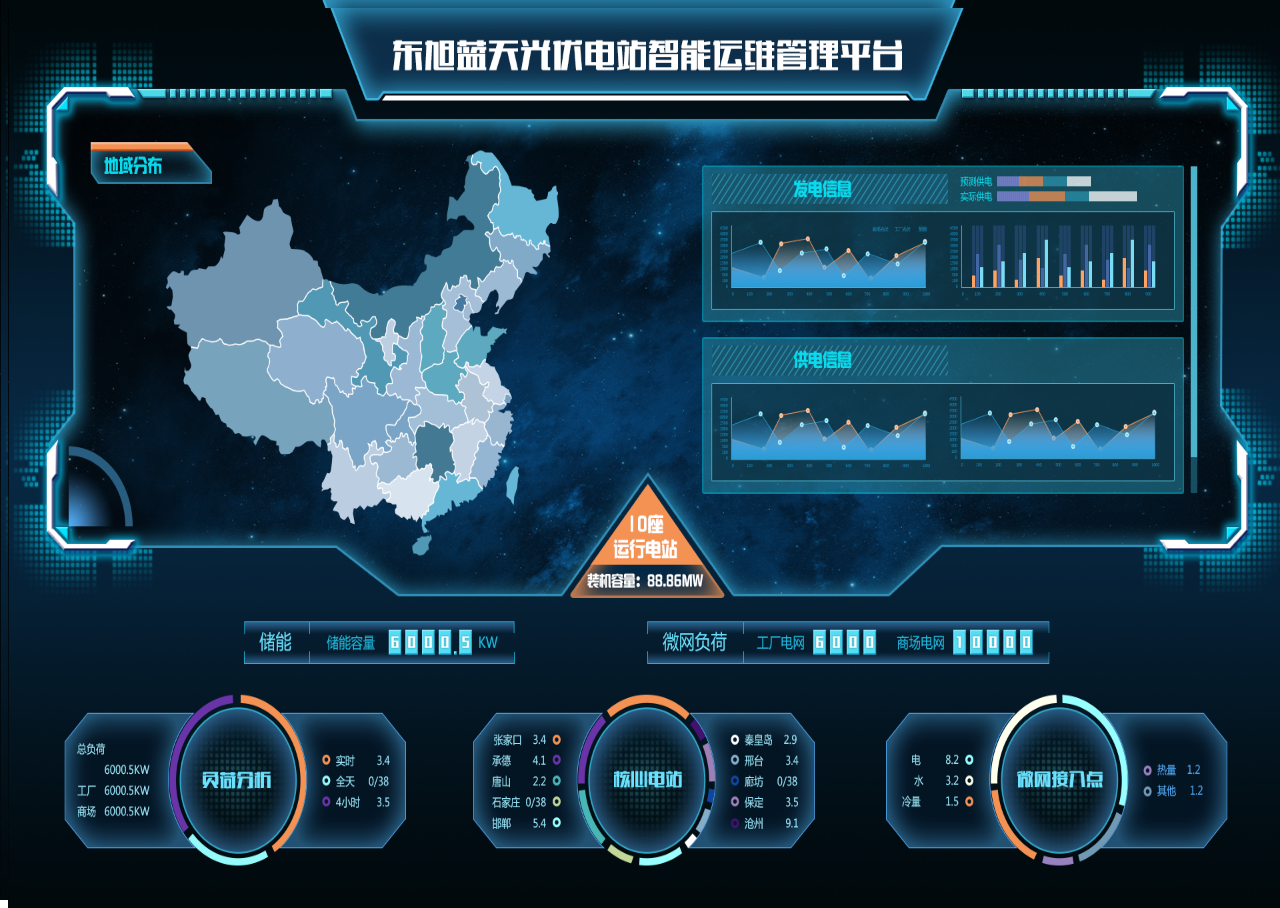
<file: dxlt/dx_powerStore/index.html>
<!DOCTYPE html>
<html>
<head lang="en">
    <meta charset="UTF-8">
    <title></title>
    <style>
        html,body{
            width: 100%;
            height: 100%;
            background: url("images/store_index.png") no-repeat;
            background-size:100% 100%;
            overflow: hidden;
        }

        .dx_link{
            height: 100%;
            width: 100%;
            display: block;
        }

    </style>
</head>
<body>
<a href="detail.html" class="dx_link"></a>
</body>
</html>
</file>
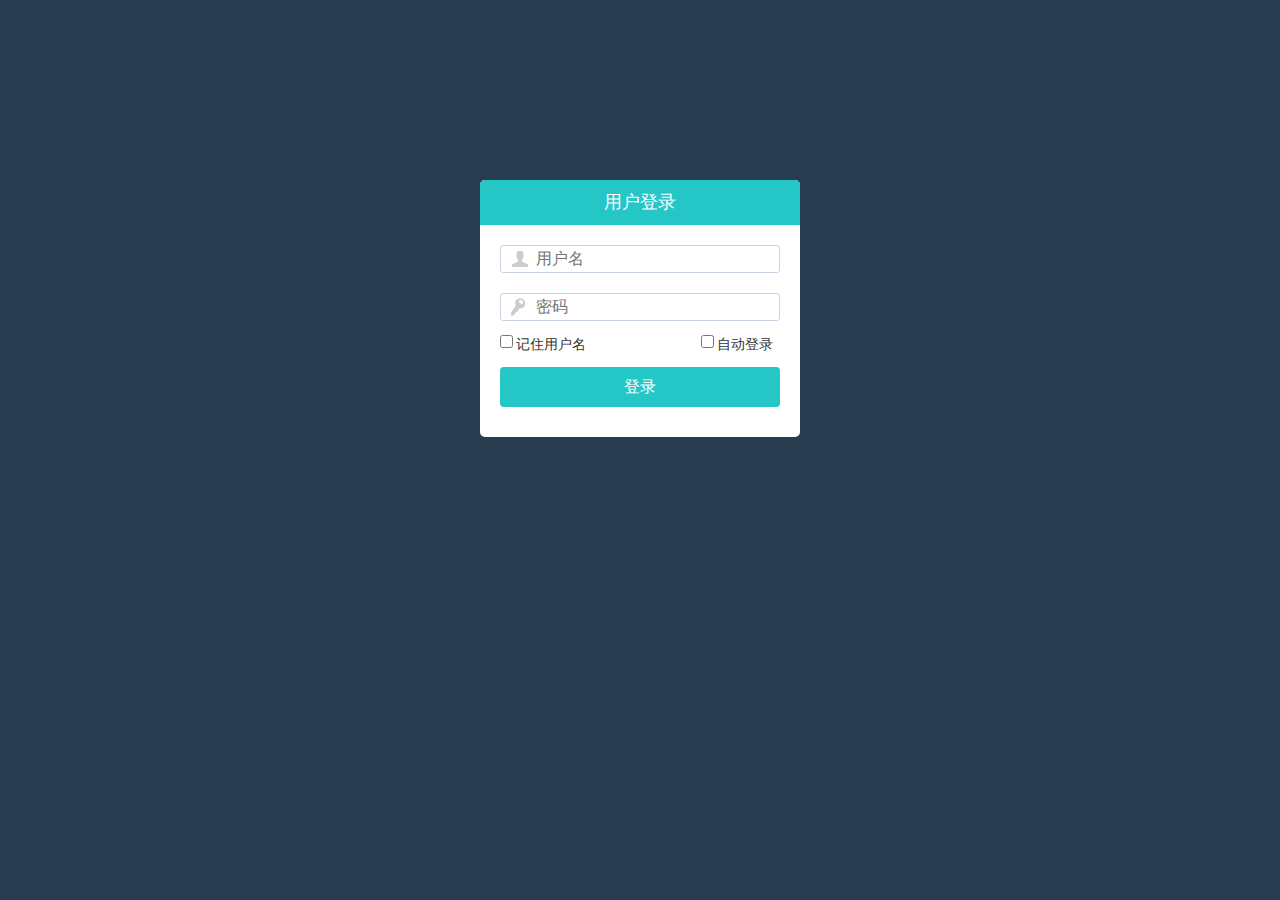
<file: dxlt/login.html>
﻿<!DOCTYPE html>
<html>
<head lang="en">
    <meta charset="UTF-8">
    <title>登录</title>
    <link rel="stylesheet" href="plugin/bootstrap/css/bootstrap.min.css"/>
    <link rel="stylesheet" href="css/login.css"/>
    <script src="js/lib/jquery-1.10.2.min.js"></script>
    <script src="plugin/jq-cookie/jquery-cookie.js"></script>
    <script src="js/lib/vlm.js"></script>
    <script src="js/lib/vue.js"></script>
    <script src="plugin/bootstrap/js/bootstrap.min.js"></script>
</head>
<body>
<div class="login" id="login">
    <div class="login_wrap">
        <form>
            <div class="zn_bj">
                <h2 class="zn_title2">用户登录</h2>

                <div class="zn_form clearfix">
                    <ul>
                        <li>
                            <input type="text" name="userAcct" v-model="username" id="userAcct" class="zn_ipt1"
                                   placeholder="用户名">
                        </li>
                        <li>
                            <input type="password" value="" name="userPswd" id="userPswd" class="zn_ipt2"
                                   placeholder="密码"
                                   v-model='password' @keyup.enter='login'>
                        </li>
                        <li class="clearfix login_select">
                            <div class="fl">
                                <input type="checkbox" id="checkbox_c1">
                            </div>
                            <div class="fl zn_name">记住用户名</div>
                            <div class="fr zn_name">
                                自动登录<span id="countdown">&nbsp;</span>
                            </div>
                            <div class="fr"><input type="checkbox" id="checkbox_c2"></div>
                        </li>
                        <li><input id="loginBut" type="button" class="zn_iub" value="登录" @click='login'></li>
                    </ul>
                </div>
            </div>
        </form>


    </div>
</div>


<script>
    new Vue({
        el: '#login',
        data: {
            username: '',
            userId: '',
            password: '',
            errorMsg: ''
        },
        beforeCreate: function () {
            if (self != top) {
                top.location.href = self.location.href;
            }
        },
        methods: {
            login: function () {
                var _this = this;
                var data = "username=" + this.username + "&password=" + this.password;
                $.ajax({
                    type: "POST",
                    url: vlm.serverAddr + "sys/login",
                    data: data,
                    dataType: "json",
                    success: function (result) {
                        console.log(result);
                        if (result.code == 0) {//登录成功
                            _this.checkInfo();
                        } else {

                        }
                    }
                });
            },

            //保存用户信息
            saveUserInfo: function () {
                $.cookie("userName", this.username, {expires: 7});
                $.cookie("userId", this.userId, {expires: 7});
                $.cookie("passWord", this.password, {expires: 7});
                if ($("#checkbox_c1").is(':checked')) {
                    $.cookie("rmbUser", "true", {expires: 7});
                }
            },

            //检测记住用户名
            checkRem: function () {
                if ($.cookie("rmbUser") == "true") {
                    $("#checkbox_c1").prop("checked", true);
                    this.username=$.cookie("userName");
                    this.password=$.cookie("passWord");
                }
            },

            //存info
            checkInfo: function () {
                var _this = this;
                $.ajax({
                    type: "get",
                    url: vlm.serverAddr + "sys/user/info",
                    data: "",
                    dataType: "json",
                    success: function (res) {
                        console.log(res);
                        if (res.code == 0) {//登录成功
                            _this.userId = res.user.userId;

                            _this.saveUserInfo();
                            window.location.href = 'index.html';
                        } else {

                        }
                    }
                });
            }
        },
        mounted: function () {
            this.checkRem();
        }
    });

</script>


</body>
</html>
</file>
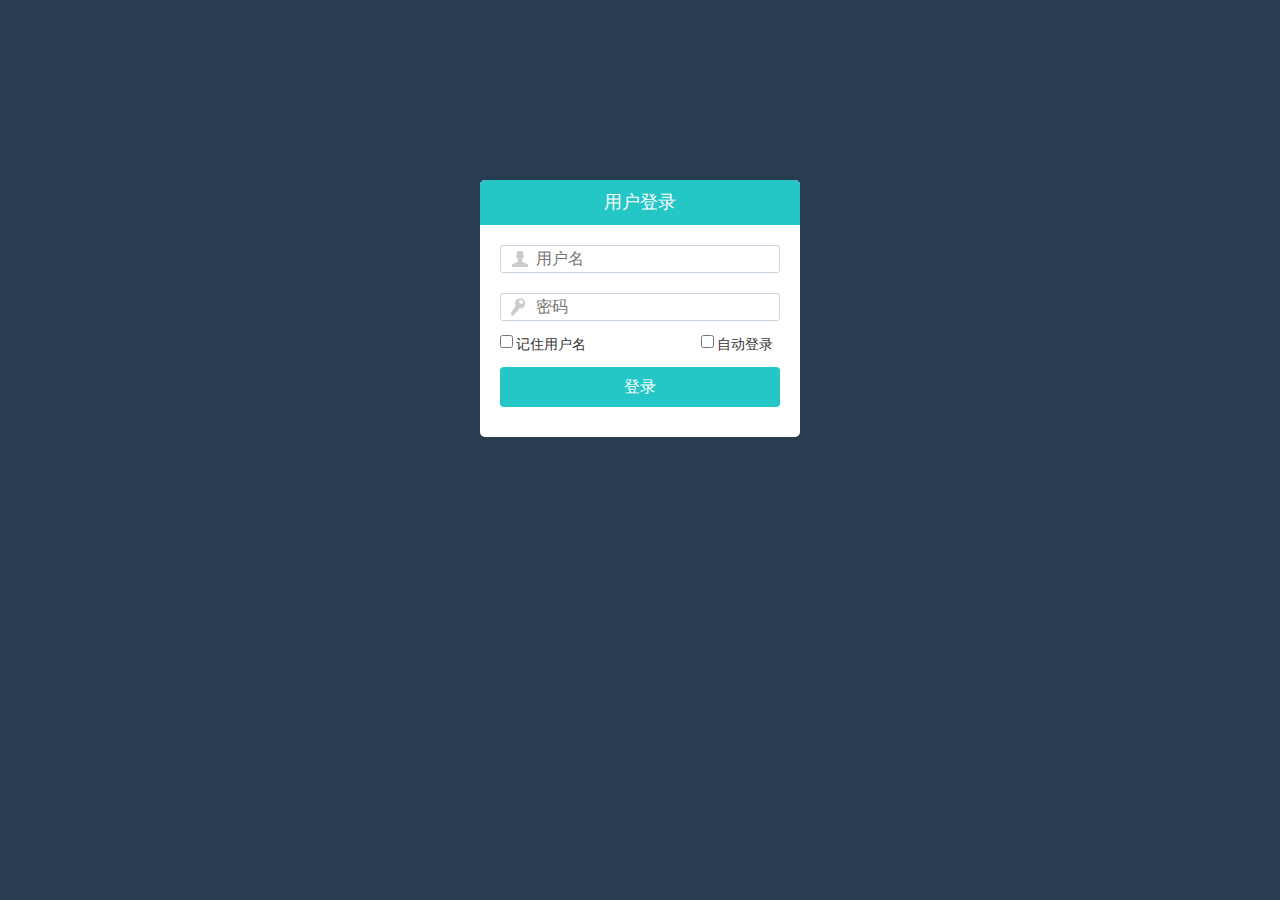
<file: dxlt/login1.html>
<!DOCTYPE html>
<html>
<head lang="en">
    <meta charset="UTF-8">
    <title>登录</title>
    <link rel="stylesheet" href="css/bootstrap.min.css"/>
    <link rel="stylesheet" href="css/login.css"/>
</head>
<body>
<div class="login" id="login">
    <div class="login_wrap">
        <form>
            <div class="zn_bj">
                <h2 class="zn_title2">用户登录</h2>

                <div class="zn_form clearfix">
                    <ul>
                        <li>
                            <input type="text" name="userAcct" v-model="name" id="userAcct" class="zn_ipt1"
                                   placeholder="用户名">
                        </li>
                        <li>
                            <input type="password" value="" name="userPswd" id="userPswd" class="zn_ipt2" placeholder="密码"
                                   v-model='password' @keyup.enter='login'>
                        </li>
                        <li class="clearfix login_select">
                            <div class="fl">
                                <input type="checkbox" id="checkbox_c1">
                            </div>
                            <div class="fl zn_name">记住用户名</div>
                            <div class="fr zn_name">
                                自动登录<span id="countdown">&nbsp;</span>
                            </div>
                            <div class="fr"><input type="checkbox" id="checkbox_c2"></div>
                        </li>
                        <li><input id="loginBut" type="button" class="zn_iub" data-toggle="modal" data-target="#myModal"
                                   value="登录" @click='login'></li>
                    </ul>
                </div>
            </div>
        </form>

        <!-- 模态框（Modal） -->
        <div class="modal fade" id="myModal" tabindex="-1" role="dialog" aria-labelledby="myModalLabel"
             aria-hidden="true">
            <div class="modal-dialog">
                <div class="modal-content">
                    <div class="modal-header">
                        <button type="button" class="close" data-dismiss="modal" aria-hidden="true">
                            &times;
                        </button>
                        <h4 class="modal-title" id="myModalLabel">提示</h4>
                    </div>
                    <div class="modal-body">
                        {{msg}}
                    </div>
                    <div class="modal-footer">
                        <button type="button" class="btn btn-default" data-dismiss="modal">关闭
                        </button>
                    </div>
                </div>
                <!-- /.modal-content -->
            </div>
            <!-- /.modal -->
        </div>


    </div>
</div>

<script src="js/lib/jquery-1.10.2.min.js"></script>
<script src="js/plugin/jquery-cookie.js"></script>
<script src="js/lib/bootstrap.min.js"></script>
<script src="js/lib/vue.js"></script>
<script>
    new Vue({
        el: '#login',
        data: function () {
            return {
                name: '',//用户名
                password: '', //密码
                msg: '账号或密码错误！'
            }
        },
        methods: {
            login: function () {
                if (this.name == 'admin' && this.password == 'admin') {
                    window.sessionStorage.userid = 'abc';
                    window.sessionStorage.login = 1;
                    this.saveUserInfo();
                    $('#loginBut').attr('data-target', 'false');
                    window.location.href = 'index.html';
                } else {
                    $('#loginBut').attr('data-target', '#myModal');
                }
            },

            //保存用户信息
            saveUserInfo: function () {
                if ($("#checkbox_c1").is(':checked')) {

                    var userName = $("#userAcct").val();
                    var passWord = $("#userPswd").val();
                    $.cookie("rmbUser", "true", {expires: 7});
                    $.cookie("userName", userName, {expires: 7});
                    $.cookie("passWord", passWord, {expires: 7});
                }
            },

            //检测记住用户名
            checkRem: function () {
                if ($.cookie("rmbUser") == "true") {
                    $("#checkbox_c1").attr("checked", 'checked');
                    $("#userAcct").val($.cookie("userName"));
                    $("#userPswd").val($.cookie("passWord"));
                    this.name =$.cookie("userName");
                    this.password = $.cookie("passWord");
                }
            },
            keyEnter:function(){
                var _this=this;
                $(document).keydown(function(e){
                    if(e.keyCode == 13){
                        _this.login();
                    }
                });
            }
        },
        mounted: function () {
            this.checkRem();
            this.keyEnter();
        }

    });
</script>


</body>
</html>
</file>
<file: dxlt/css/login.css>
*{
    margin: 0;
    padding: 0;
}

html,body{
    height: 100%;
}

.fl {
    float: left;
    display: inline;
}

.fr {
    float: right;
    display: inline;
}

.clearfix {
    /*overflow: hidden;*/
    _height: 1%;
}

.clearfix:after {
    content: " ";
    display: block;
    height: 0;
    clear: both;
    visibility: hidden;
    zoom: 1;
}

li{
    list-style: none;
}
.login {
    position: relative;
    left: 0;
    top: 0;
    width: 100%;
    height: 100%;
    min-height: 100%;
    overflow: hidden;
    background-color: #293d50;
}
.login_wrap{
    width: 320px;
    border-radius: 5px;
    background-color: #fff;
    margin: 180px auto 0;
    overflow: hidden;
}

.zn_form{
    padding: 0 20px 20px;
}

.login_wrap input[type='text'],.login_wrap input[type='password']{
    width: 100%;
    height: 28px;
    margin-top: 20px;
    padding-top: 5px;
    padding-bottom: 5px;
    background: url(../images/login/yg_ico1.png) 10px center #ffffff no-repeat;
    border-radius: 3px;
    padding-left: 35px;
    border: 1px solid #C9D4E2;
    font-size: 16px;
    color: #999;
}
.login_wrap input[type='password']{
    background: url(../images/login/yg_ico2.png) 10px center #ffffff no-repeat;
}
.login_select{
    margin: 10px 0;
}
.zn_iub{
    width: 100%;
    background: #24c6c6;
    height: 40px;
    line-height: 40px;
    text-align: center;
    font-size: 16px;
    color: #fff;
    border: none;
    cursor: pointer;
    border-radius: 4px;
}

.zn_title2{
    text-align: center;
    font-weight: normal;
    font-size: 18px;
    height: 45px;
    line-height: 45px;
    color: #fff;
    background-color:#24c6c6;
    margin: 0;
}

.zn_name{
    margin: 3px;
}
</file>
